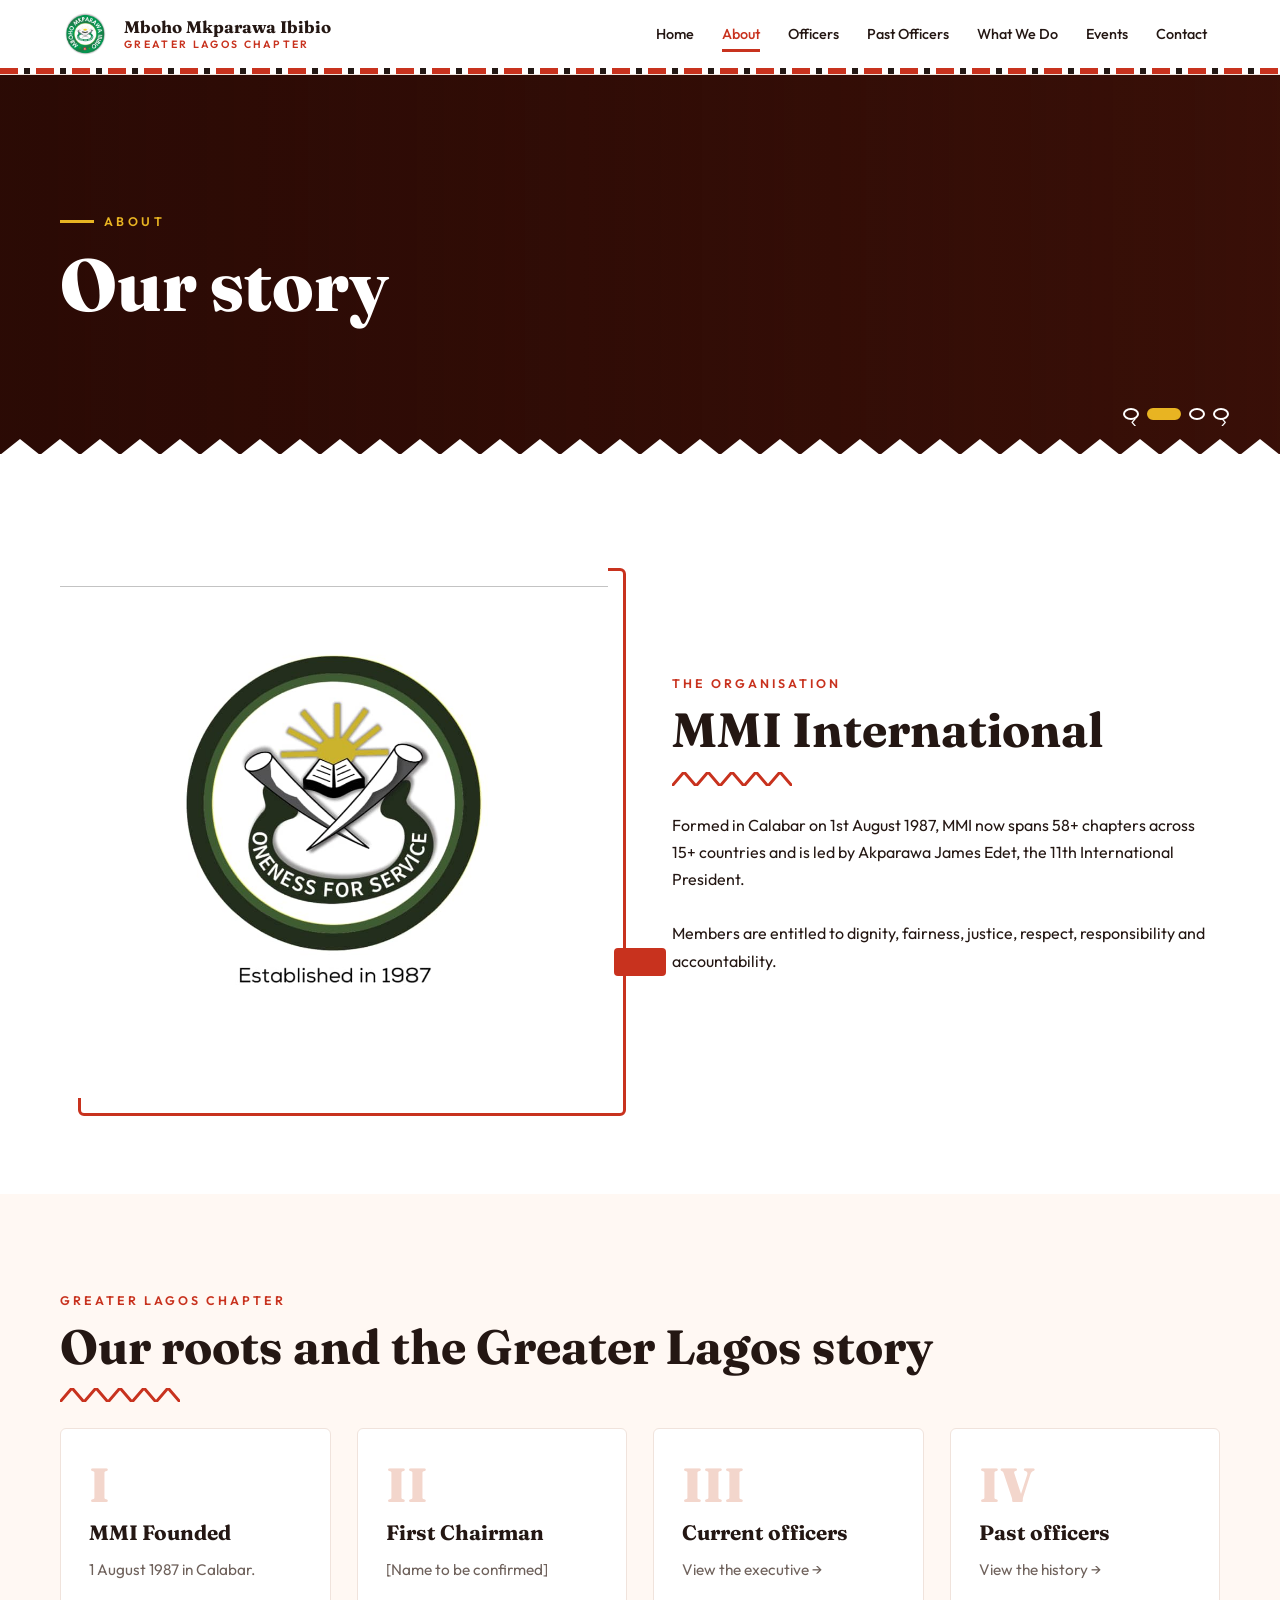
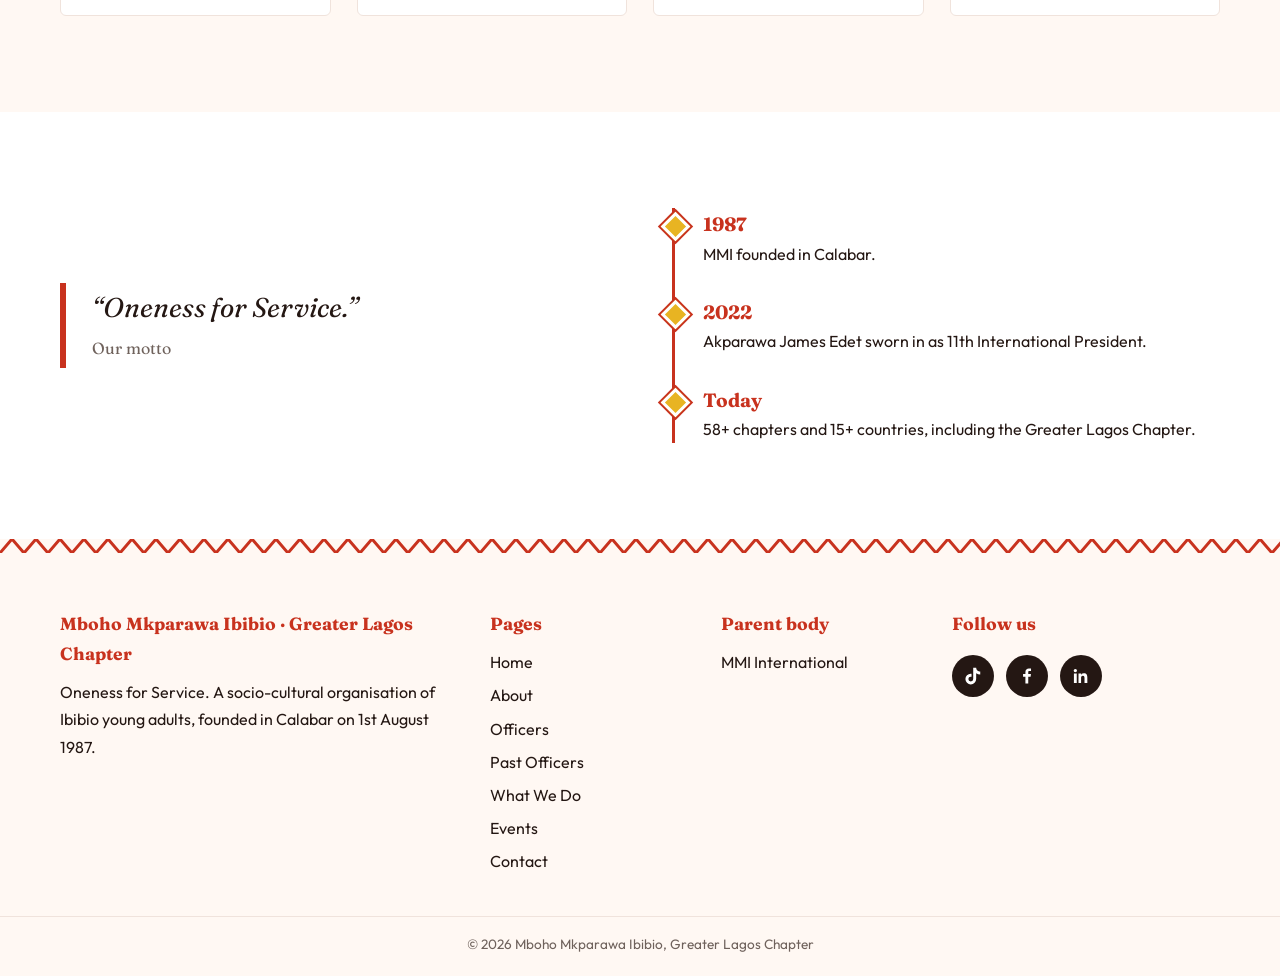
<file: about/index.html>
<!DOCTYPE html><html lang="en"><head><meta charset="utf-8"><meta name="viewport" content="width=device-width,initial-scale=1"><title>About | MMI Greater Lagos Chapter</title><meta name="description" content="Mboho Mkparawa Ibibio, Greater Lagos Chapter. Oneness for Service."><link rel="icon" href="../assets/logo.jpg"><link href="https://fonts.googleapis.com/css2?family=Fraunces:ital,wght@0,600;0,700;0,800;1,600&family=Outfit:wght@400;500;600&display=swap" rel="stylesheet"><link rel="stylesheet" href="../css/style.css"></head><body data-root="../">
<div class="hero sm" data-s="4,0"><div class="wrap"><span class="tag">ABOUT</span><h1>Our story</h1></div></div>
<section><div class="wrap split"><div class="frame rv"><img class="about-emblem" src="../assets/img/ab.jpeg" alt="Mboho Mkparawa Ibibio emblem, established in 1987"></div><div class="rv"><span class="k">The organisation</span><h2>MMI International</h2><div class="zz"></div><p>Formed in Calabar on 1st August 1987, MMI now spans 58+ chapters across 15+ countries and is led by Akparawa James Edet, the 11th International President.</p><br><p>Members are entitled to dignity, fairness, justice, respect, responsibility and accountability.</p></div></div></section>
<section class="cr"><div class="wrap"><span class="k rv">Greater Lagos Chapter</span><h2 class="rv">Our roots and the Greater Lagos story</h2><div class="zz"></div><div class="grid"><div class="card rv"><div class="n">I</div><h3>MMI Founded</h3><p>1 August 1987 in Calabar.</p></div><div class="card rv"><div class="n">II</div><h3>First Chairman</h3><p>[Name to be confirmed]</p></div><a class="card rv" href="../officers/"><div class="n">III</div><h3>Current officers</h3><p>View the executive →</p></a><a class="card rv" href="../past-officers/"><div class="n">IV</div><h3>Past officers</h3><p>View the history →</p></a></div></div></section>
<section><div class="wrap split"><div class="quote rv">“Oneness for Service.”<br><small style="font-size:1rem;font-style:normal;color:var(--mut)">Our motto</small></div><div class="tl"><div class="rv"><b>1987</b><br>MMI founded in Calabar.</div><div class="rv"><b>2022</b><br>Akparawa James Edet sworn in as 11th International President.</div><div class="rv"><b>Today</b><br>58+ chapters and 15+ countries, including the Greater Lagos Chapter.</div></div></div></section>
<script src="../js/data.js"></script><script src="../js/main.js"></script></body></html>
</file>
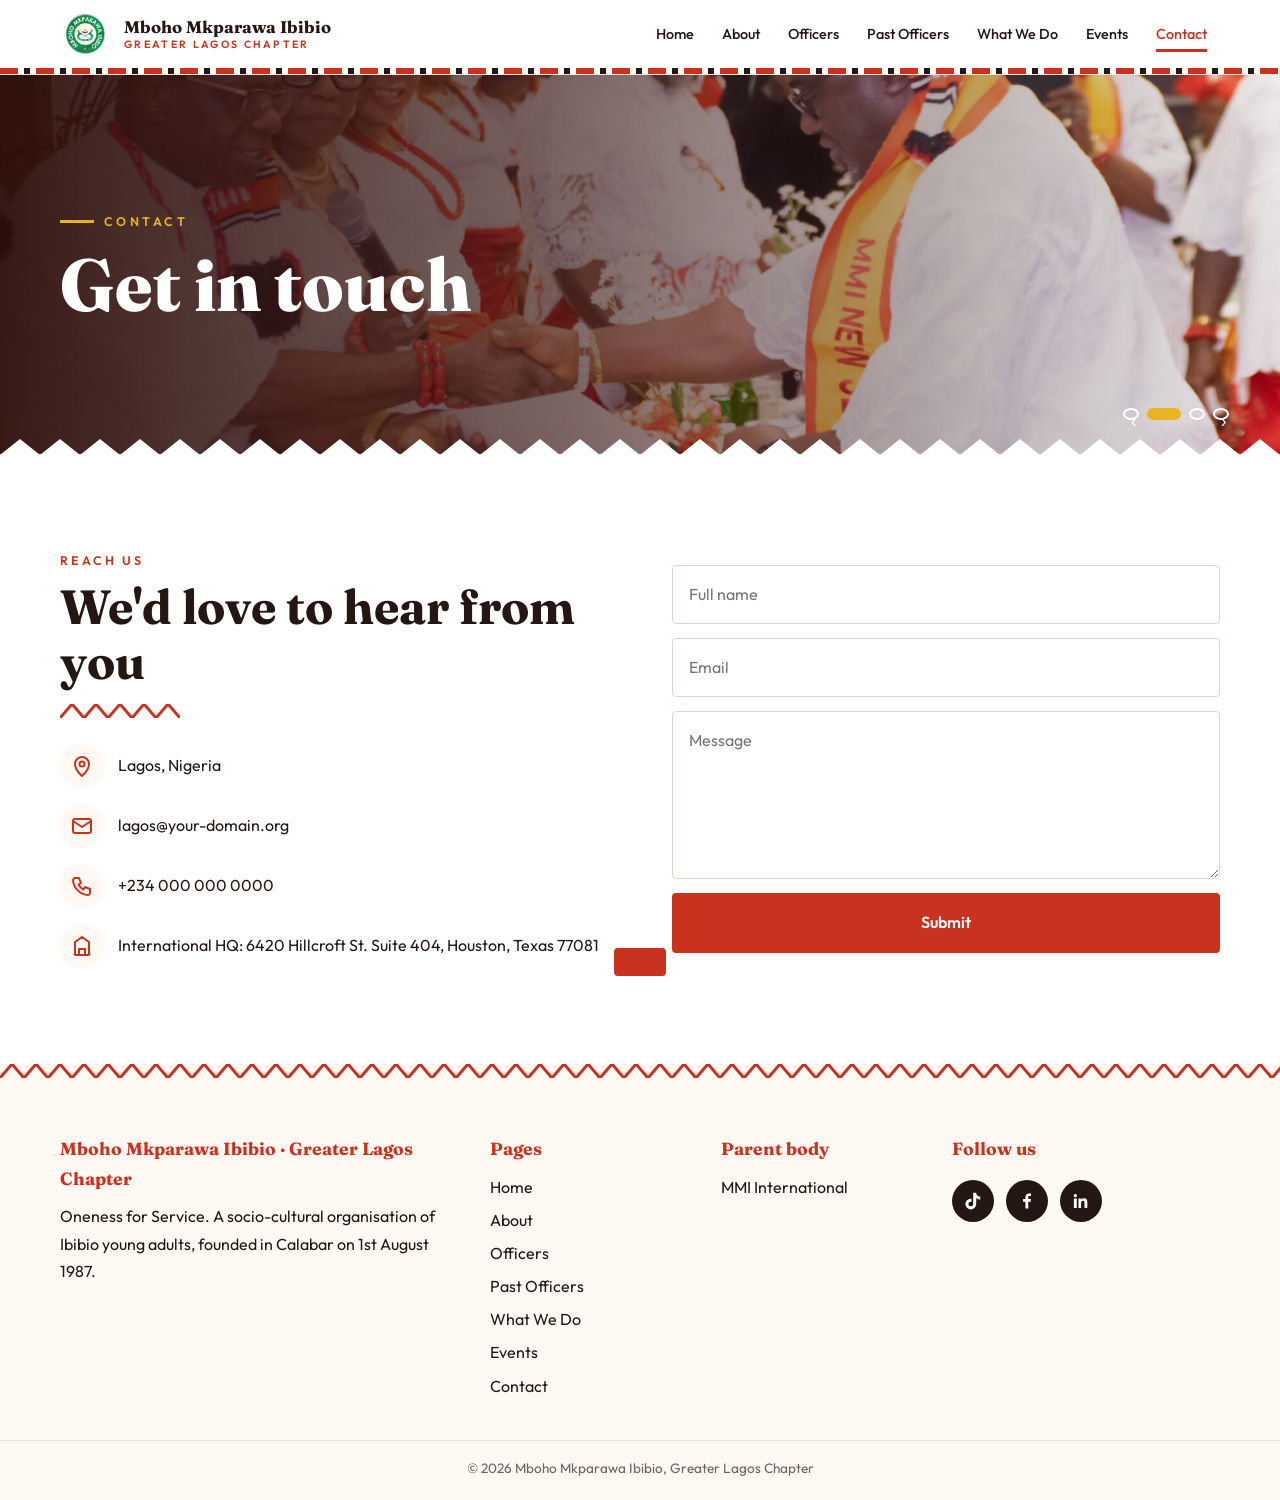
<file: contact/index.html>
<!DOCTYPE html><html lang="en"><head><meta charset="utf-8"><meta name="viewport" content="width=device-width,initial-scale=1"><title>Contact | MMI Greater Lagos Chapter</title><meta name="description" content="Mboho Mkparawa Ibibio, Greater Lagos Chapter. Oneness for Service."><link rel="icon" href="../assets/logo.jpg"><link href="https://fonts.googleapis.com/css2?family=Fraunces:ital,wght@0,600;0,700;0,800;1,600&family=Outfit:wght@400;500;600&display=swap" rel="stylesheet"><link rel="stylesheet" href="../css/style.css"></head><body data-root="../">
<div class="hero sm" data-s="0,3"><div class="wrap"><span class="tag">CONTACT</span><h1>Get in touch</h1></div></div>
<section><div class="wrap split"><div class="rv"><span class="k">Reach us</span><h2>We'd love to hear from you</h2><div class="zz"></div><ul class="ci"><li><svg viewBox="0 0 24 24" width="22" height="22" fill="none" stroke="currentColor" stroke-width="2" stroke-linecap="round" stroke-linejoin="round" aria-hidden="true"><path d="M12 22s7-6.2 7-12a7 7 0 1 0-14 0c0 5.8 7 12 7 12z"/><circle cx="12" cy="10" r="2.5"/></svg><span>Lagos, Nigeria</span></li><li><svg viewBox="0 0 24 24" width="22" height="22" fill="none" stroke="currentColor" stroke-width="2" stroke-linecap="round" stroke-linejoin="round" aria-hidden="true"><rect x="3" y="5" width="18" height="14" rx="2"/><path d="m3 7 9 6 9-6"/></svg><span>lagos@your-domain.org</span></li><li><svg viewBox="0 0 24 24" width="22" height="22" fill="none" stroke="currentColor" stroke-width="2" stroke-linecap="round" stroke-linejoin="round" aria-hidden="true"><path d="M5 4h4l2 5-2.5 1.5a11 11 0 0 0 5 5L15 13l5 2v4a2 2 0 0 1-2 2A16 16 0 0 1 3 6a2 2 0 0 1 2-2z"/></svg><span>+234 000 000 0000</span></li><li><svg viewBox="0 0 24 24" width="22" height="22" fill="none" stroke="currentColor" stroke-width="2" stroke-linecap="round" stroke-linejoin="round" aria-hidden="true"><path d="M3 21h18M5 21V8l7-5 7 5v13M9 21v-6h6v6"/></svg><span>International HQ: 6420 Hillcroft St. Suite 404, Houston, Texas 77081</span></li></ul></div><form class="rv"><input required placeholder="Full name"><input type="email" required placeholder="Email"><textarea rows="5" placeholder="Message"></textarea><button class="btn p">Submit</button></form></div></section>
<script src="../js/data.js"></script><script src="../js/main.js"></script></body></html>
</file>
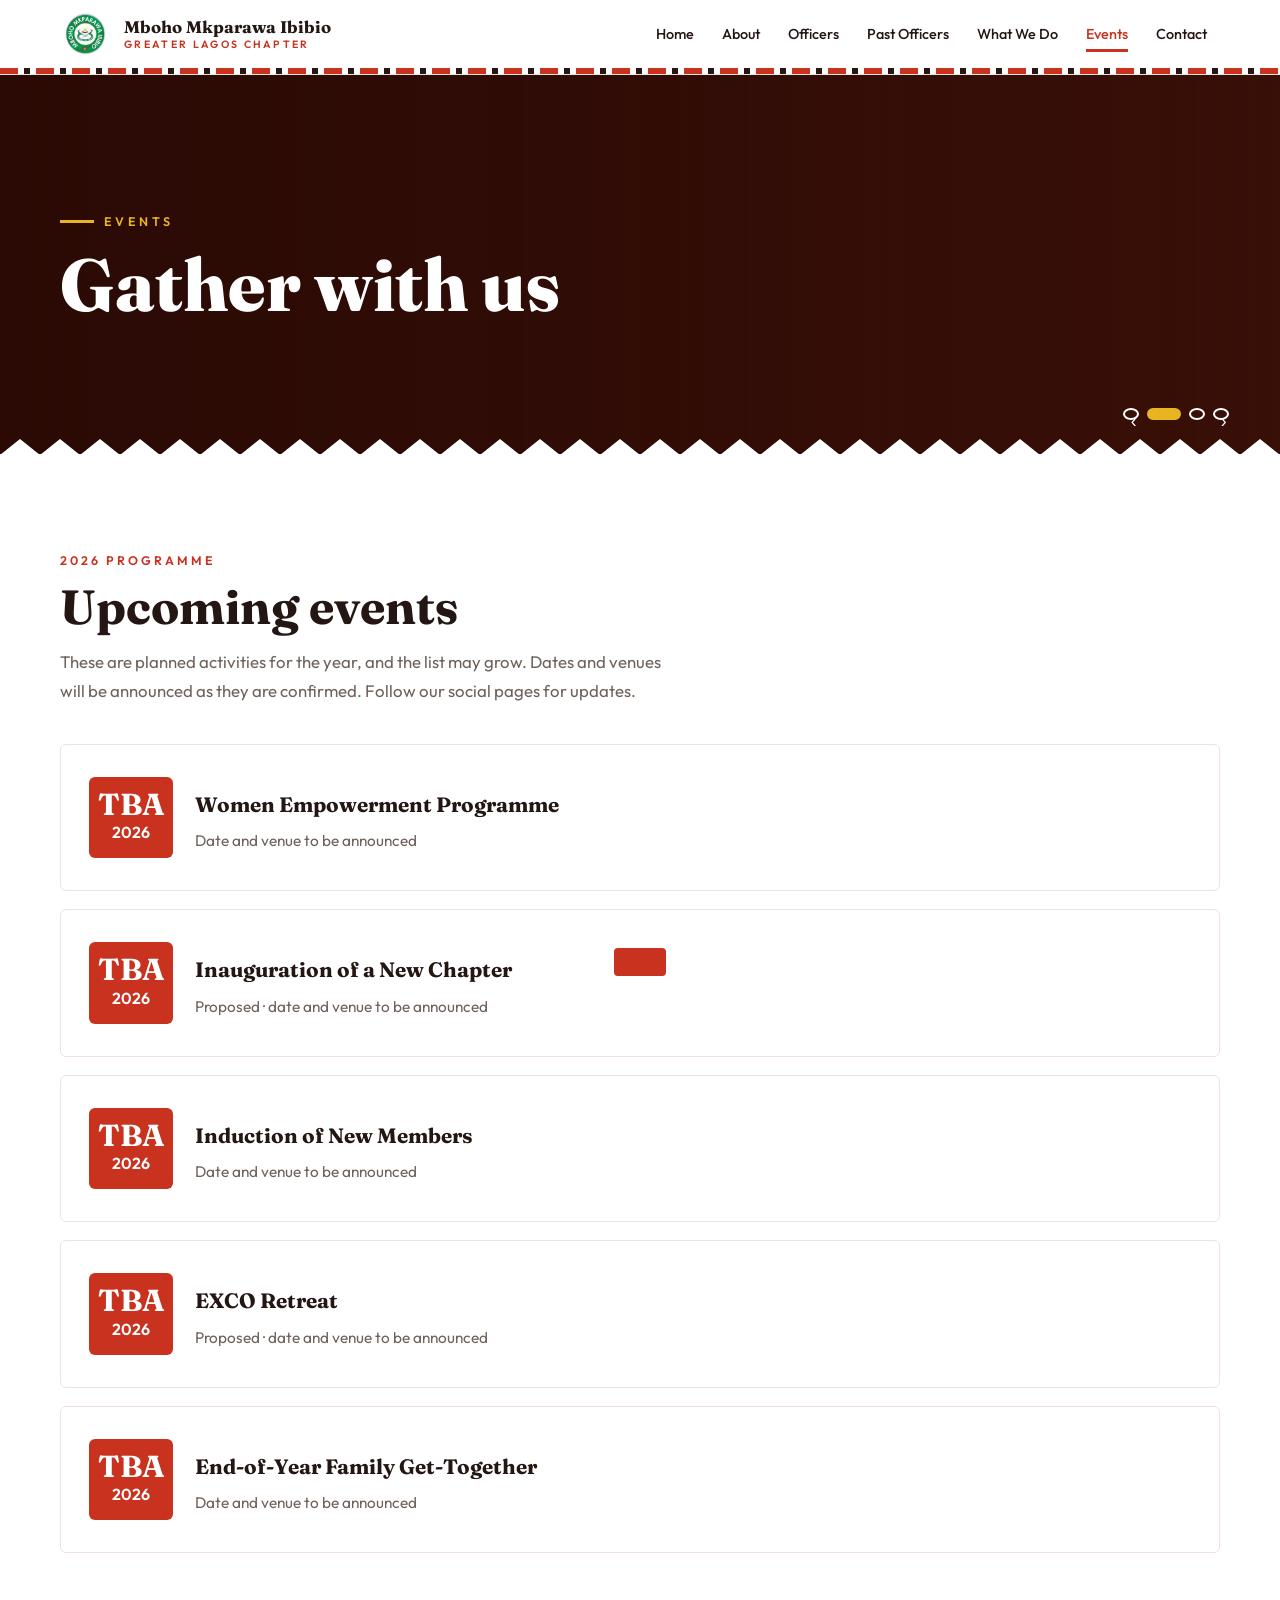
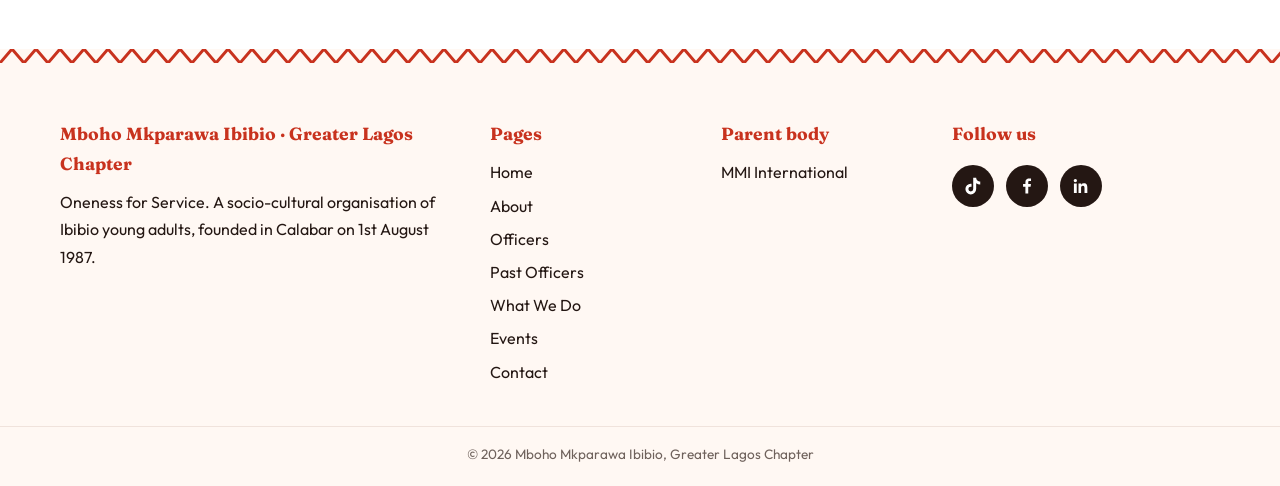
<file: events/index.html>
<!DOCTYPE html><html lang="en"><head><meta charset="utf-8"><meta name="viewport" content="width=device-width,initial-scale=1"><title>Events | MMI Greater Lagos Chapter</title><meta name="description" content="Upcoming programmes and events for Mboho Mkparawa Ibibio, Greater Lagos Chapter."><link rel="icon" href="../assets/logo.jpg"><link href="https://fonts.googleapis.com/css2?family=Fraunces:ital,wght@0,600;0,700;0,800;1,600&family=Outfit:wght@400;500;600&display=swap" rel="stylesheet"><link rel="stylesheet" href="../css/style.css"></head><body data-root="../">
<div class="hero sm" data-s="3,1"><div class="wrap"><span class="tag">EVENTS</span><h1>Gather with us</h1></div></div>
<section><div class="wrap"><span class="k rv">2026 programme</span><h2 class="rv">Upcoming events</h2><p class="lead rv">These are planned activities for the year, and the list may grow. Dates and venues will be announced as they are confirmed. Follow our social pages for updates.</p><div class="event-list">
<article class="card ev rv"><div class="date"><b>TBA</b>2026</div><div><h3>Women Empowerment Programme</h3><p>Date and venue to be announced</p></div></article>
<article class="card ev rv"><div class="date"><b>TBA</b>2026</div><div><h3>Inauguration of a New Chapter</h3><p>Proposed · date and venue to be announced</p></div></article>
<article class="card ev rv"><div class="date"><b>TBA</b>2026</div><div><h3>Induction of New Members</h3><p>Date and venue to be announced</p></div></article>
<article class="card ev rv"><div class="date"><b>TBA</b>2026</div><div><h3>EXCO Retreat</h3><p>Proposed · date and venue to be announced</p></div></article>
<article class="card ev rv"><div class="date"><b>TBA</b>2026</div><div><h3>End-of-Year Family Get-Together</h3><p>Date and venue to be announced</p></div></article>
</div></div></section>
<script src="../js/data.js"></script><script src="../js/main.js"></script></body></html>
</file>
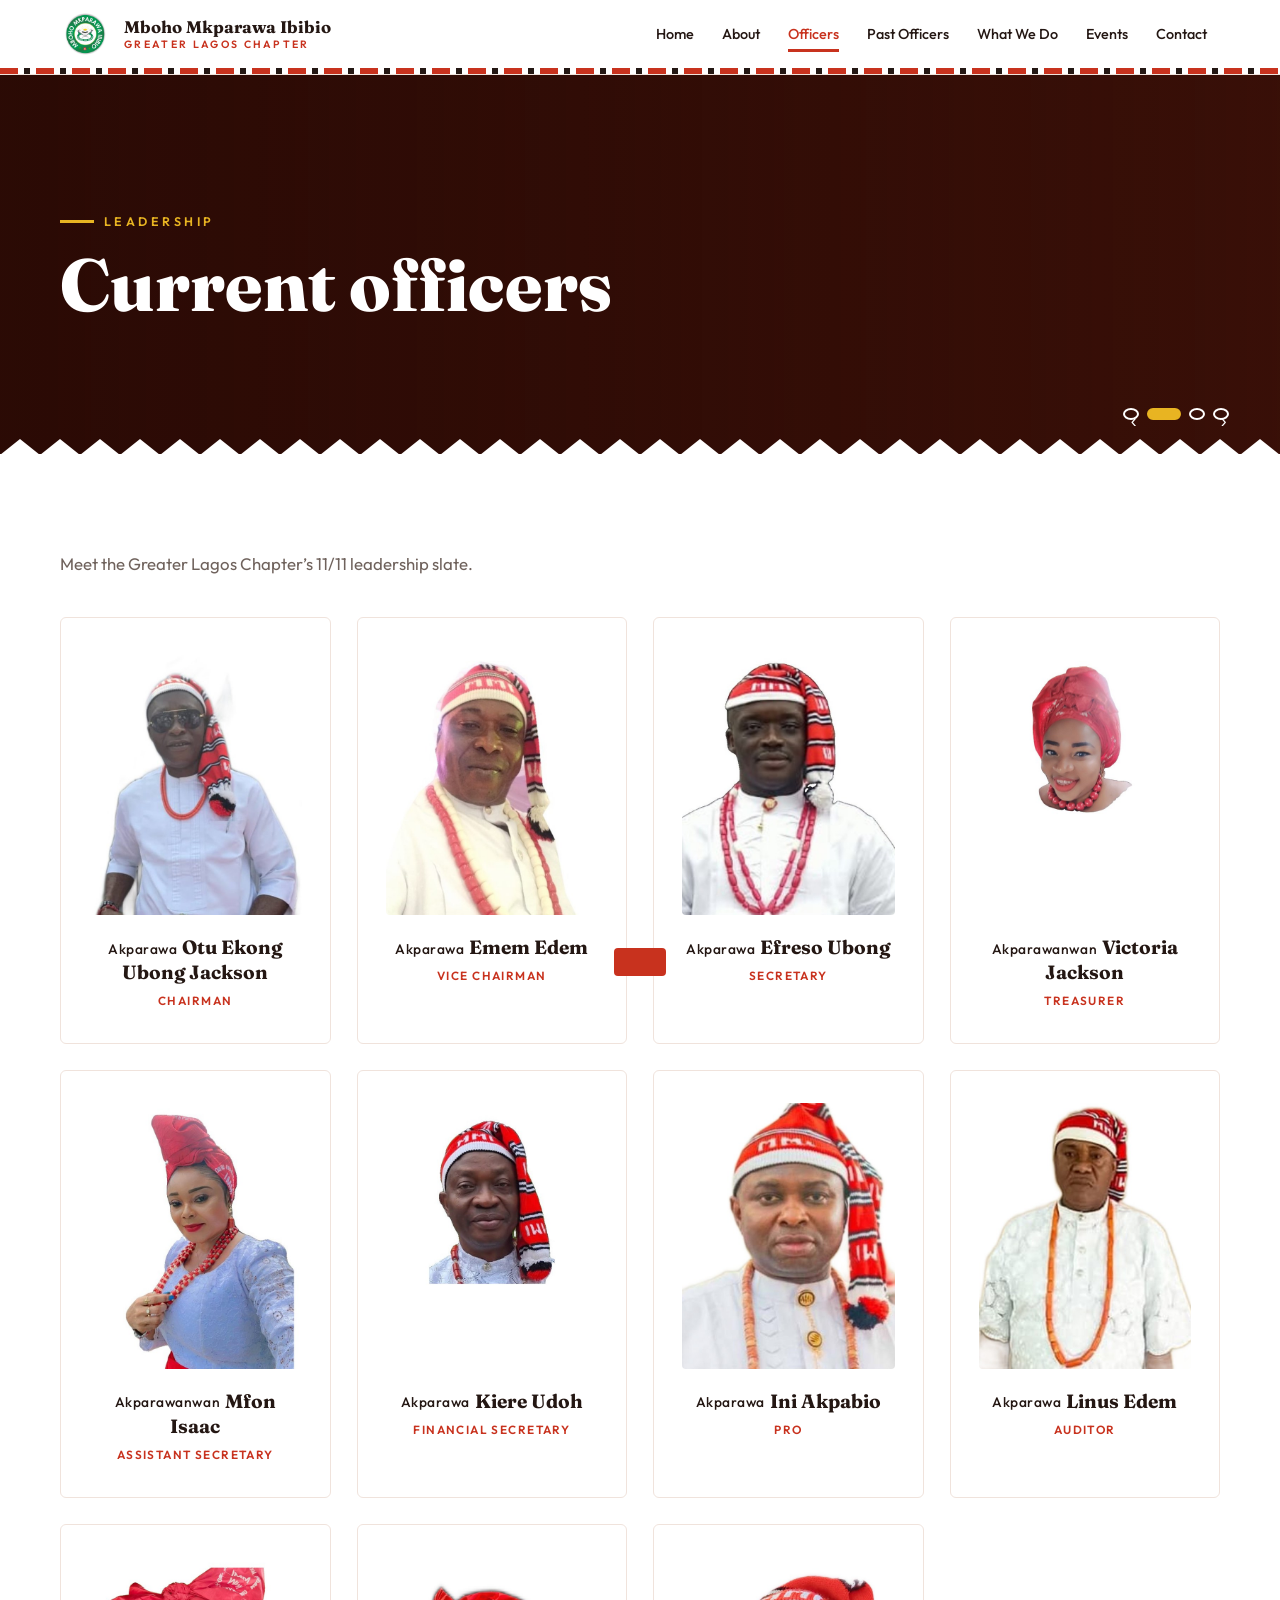
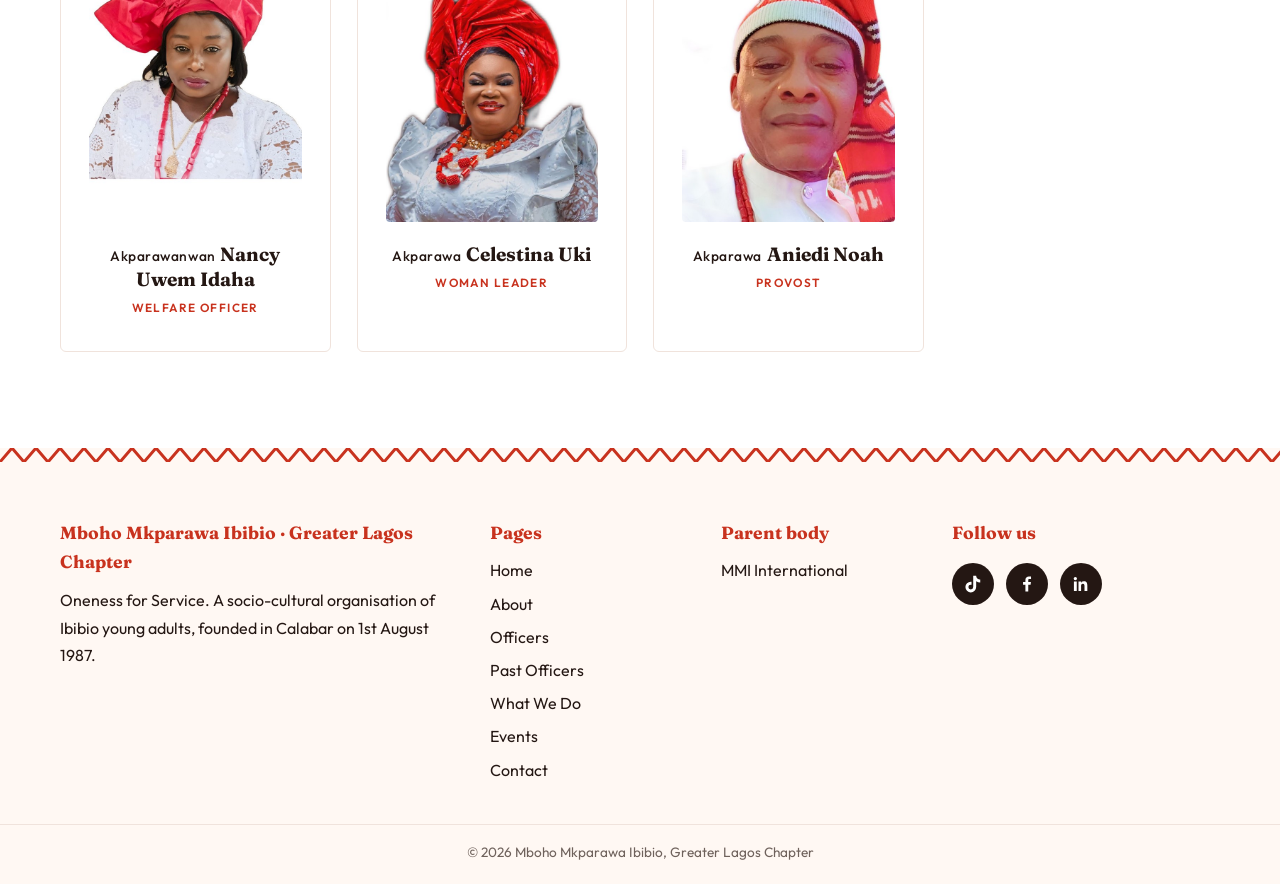
<file: officers/index.html>
<!DOCTYPE html><html lang="en"><head><meta charset="utf-8"><meta name="viewport" content="width=device-width,initial-scale=1"><title>Officers | MMI Greater Lagos Chapter</title><meta name="description" content="Mboho Mkparawa Ibibio, Greater Lagos Chapter. Oneness for Service."><link rel="icon" href="../assets/logo.jpg"><link href="https://fonts.googleapis.com/css2?family=Fraunces:ital,wght@0,600;0,700;0,800;1,600&family=Outfit:wght@400;500;600&display=swap" rel="stylesheet"><link rel="stylesheet" href="../css/style.css"></head><body data-root="../">
<div class="hero sm" data-s="1,0"><div class="wrap"><span class="tag">LEADERSHIP</span><h1>Current officers</h1></div></div>
<section><div class="wrap"><p class="lead rv">Meet the Greater Lagos Chapter’s 11/11 leadership slate.</p><div class="grid" id="officers"></div></div></section>
<script src="../js/data.js"></script><script src="../js/main.js"></script></body></html>
</file>
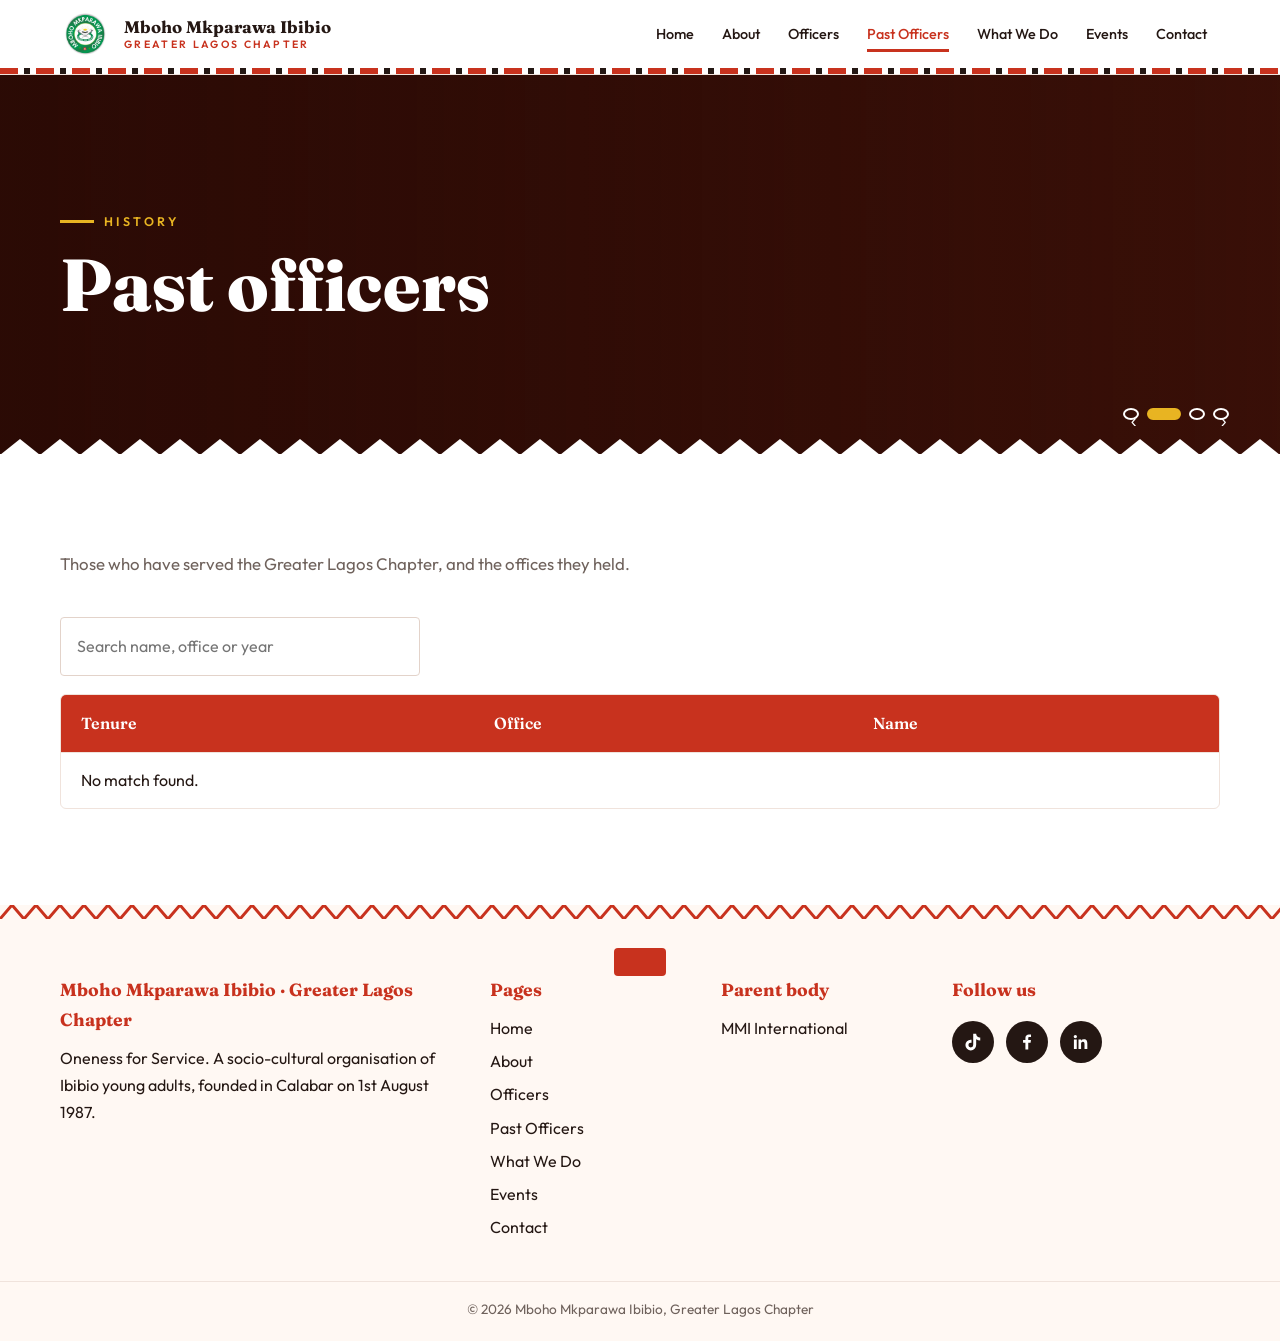
<file: past-officers/index.html>
<!DOCTYPE html><html lang="en"><head><meta charset="utf-8"><meta name="viewport" content="width=device-width,initial-scale=1"><title>Past Officers | MMI Greater Lagos Chapter</title><meta name="description" content="Mboho Mkparawa Ibibio, Greater Lagos Chapter. Oneness for Service."><link rel="icon" href="../assets/logo.jpg"><link href="https://fonts.googleapis.com/css2?family=Fraunces:ital,wght@0,600;0,700;0,800;1,600&family=Outfit:wght@400;500;600&display=swap" rel="stylesheet"><link rel="stylesheet" href="../css/style.css"></head><body data-root="../">
<div class="hero sm" data-s="3,4"><div class="wrap"><span class="tag">HISTORY</span><h1>Past officers</h1></div></div>
<section><div class="wrap"><p class="lead rv">Those who have served the Greater Lagos Chapter, and the offices they held.</p><input class="search" id="q" placeholder="Search name, office or year"><div class="tw rv"><table><thead><tr><th>Tenure</th><th>Office</th><th>Name</th></tr></thead><tbody id="past"></tbody></table></div></div></section>
<script src="../js/data.js"></script><script src="../js/main.js"></script></body></html>
</file>
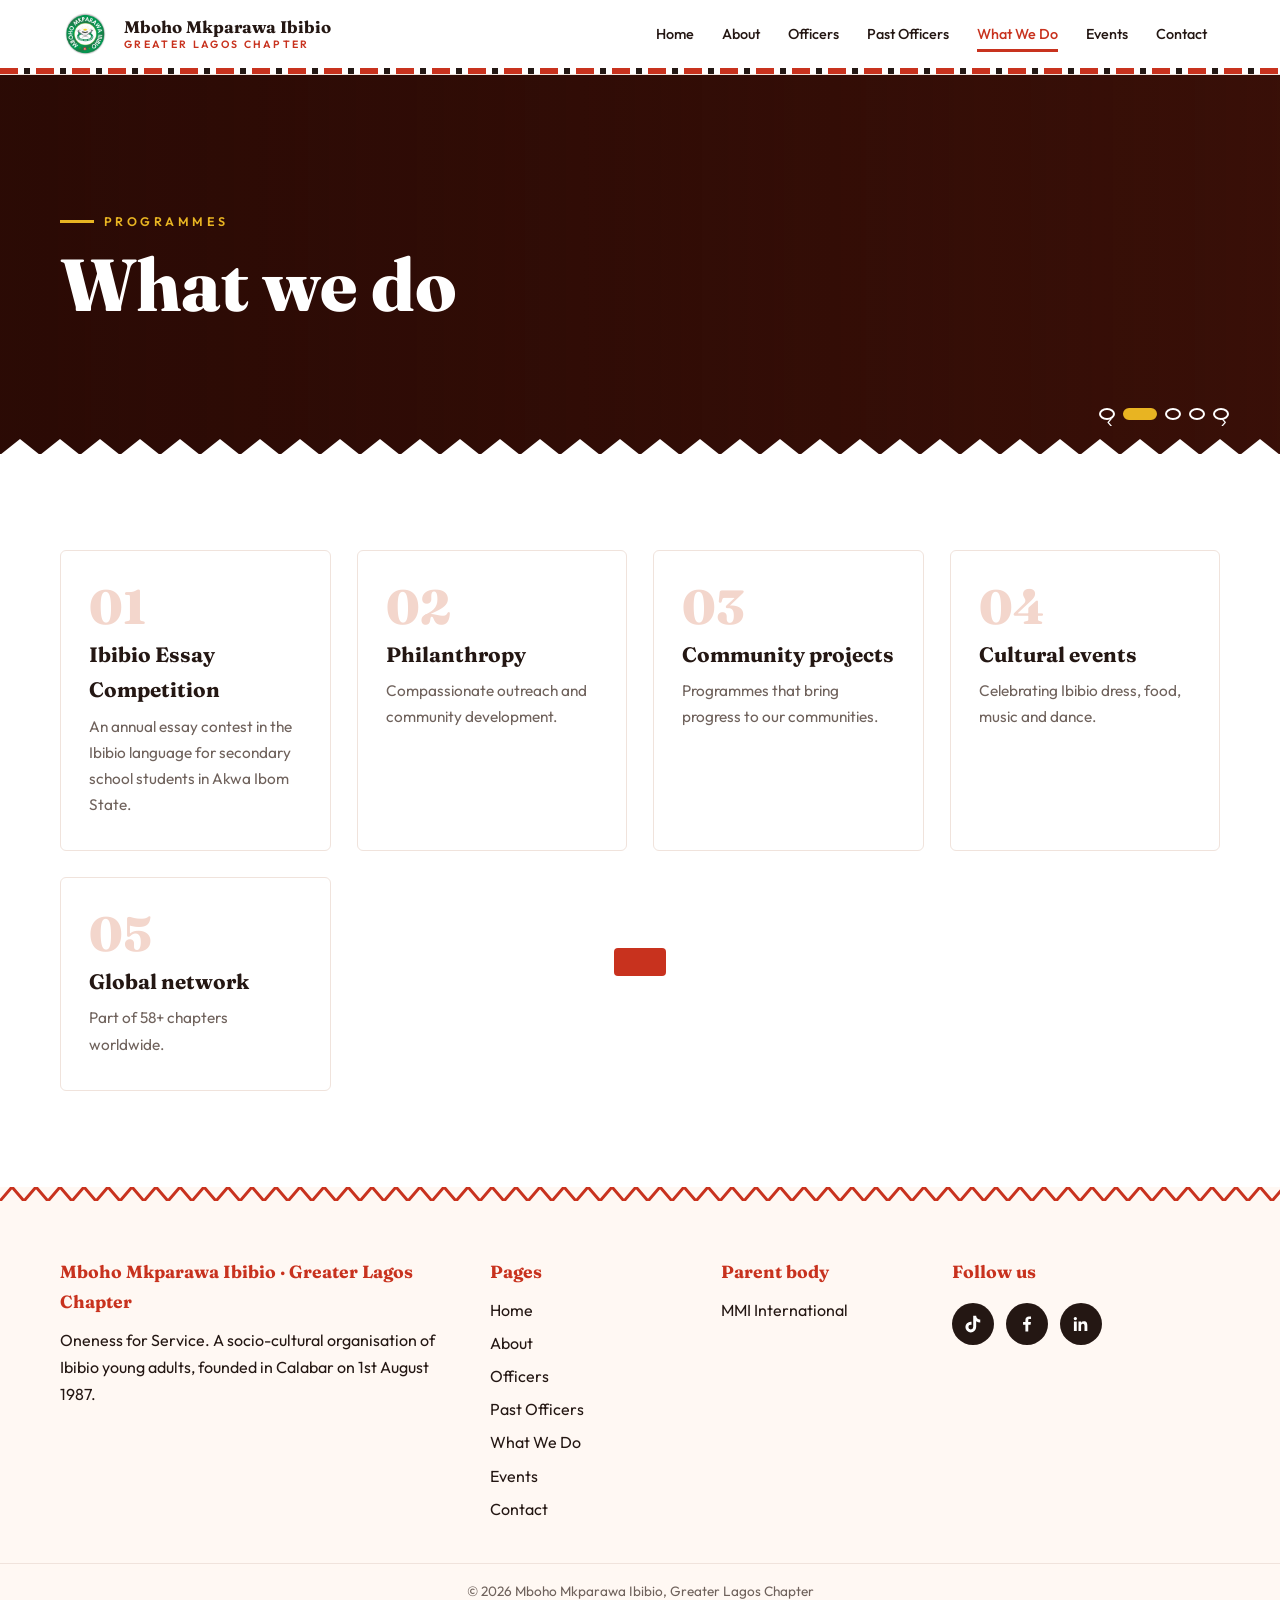
<file: what-we-do/index.html>
<!DOCTYPE html><html lang="en"><head><meta charset="utf-8"><meta name="viewport" content="width=device-width,initial-scale=1"><title>What We Do | MMI Greater Lagos Chapter</title><meta name="description" content="Mboho Mkparawa Ibibio, Greater Lagos Chapter. Oneness for Service."><link rel="icon" href="../assets/logo.jpg"><link href="https://fonts.googleapis.com/css2?family=Fraunces:ital,wght@0,600;0,700;0,800;1,600&family=Outfit:wght@400;500;600&display=swap" rel="stylesheet"><link rel="stylesheet" href="../css/style.css"></head><body data-root="../">
<div class="hero sm" data-s="2,0,4"><div class="wrap"><span class="tag">PROGRAMMES</span><h1>What we do</h1></div></div>
<section><div class="wrap"><div class="grid"><div class="card rv"><div class="n">01</div><h3>Ibibio Essay Competition</h3><p>An annual essay contest in the Ibibio language for secondary school students in Akwa Ibom State.</p></div><div class="card rv"><div class="n">02</div><h3>Philanthropy</h3><p>Compassionate outreach and community development.</p></div><div class="card rv"><div class="n">03</div><h3>Community projects</h3><p>Programmes that bring progress to our communities.</p></div><div class="card rv"><div class="n">04</div><h3>Cultural events</h3><p>Celebrating Ibibio dress, food, music and dance.</p></div><div class="card rv"><div class="n">05</div><h3>Global network</h3><p>Part of 58+ chapters worldwide.</p></div></div></div></section>
<script src="../js/data.js"></script><script src="../js/main.js"></script></body></html>
</file>
<file: css/style.css>
:root{--red:#c8321e;--coral:#ff6b4a;--gr:#059a52;--gold:#e8b422;--ink:#241713;--mut:#6f625c;--cream:#fff8f3;--line:#f0e3dc;--zig:url("data:image/svg+xml,%3Csvg xmlns='http://www.w3.org/2000/svg' width='48' height='14'%3E%3Cpath d='M0 14L12 0l12 14L36 0l12 14' fill='none' stroke='%23c8321e' stroke-width='3'/%3E%3C/svg%3E");--nsi:url("data:image/svg+xml,%3Csvg xmlns='http://www.w3.org/2000/svg' width='90' height='90' fill='none' stroke='%23fff' stroke-opacity='.16' stroke-width='3'%3E%3Ccircle cx='22' cy='22' r='10'/%3E%3Cpath d='M60 12v20M50 22h20M14 62c10-14 22 14 32 0M64 58l12 12M76 58L64 70'/%3E%3C/svg%3E")}
*{box-sizing:border-box;margin:0}html{scroll-behavior:smooth}
body{font-family:'Outfit',system-ui,sans-serif;background:#fff;color:var(--ink);line-height:1.7;opacity:0;transition:opacity .5s}
body.ready{opacity:1}body.leave{opacity:0;transition:.3s}
a{color:inherit;text-decoration:none}img{max-width:100%;display:block}
h1,h2,h3,.num{font-family:'Fraunces',Georgia,serif}
.wrap{width:min(1160px,92%);margin:auto}
header{position:sticky;top:0;z-index:60;background:#fffffff2;backdrop-filter:blur(10px);border-bottom:4px solid transparent;border-image:var(--zig) 0 0 4 0 round}
header{border-bottom:0;box-shadow:0 1px 0 var(--line)}header:after{content:"";display:block;height:6px;background:repeating-linear-gradient(90deg,var(--red) 0 18px,#fff 18px 24px,var(--ink) 24px 30px,#fff 30px 36px)}
.nav{display:flex;align-items:center;justify-content:space-between;padding:8px 0}
.brand{display:flex;align-items:center;gap:12px;font-family:'Fraunces',serif;font-weight:700;font-size:1.05rem;line-height:1.15}
.brand img{width:52px;height:52px;border-radius:50%;transition:transform .7s}.brand:hover img{transform:rotate(360deg)}
.brand small{display:block;font-family:'Outfit';font-size:.66rem;letter-spacing:.22em;color:var(--red);font-weight:600}
nav ul{display:flex;gap:2px;list-style:none;padding:0}
nav a{display:block;padding:8px 13px;font-size:.9rem;font-weight:500;position:relative}
nav a:after{content:"";position:absolute;left:13px;right:13px;bottom:2px;height:3px;background:var(--red);transform:scaleX(0);transform-origin:left;transition:.35s}
nav a:hover:after,nav a.on:after{transform:scaleX(1)}nav a.on{color:var(--red)}
.burger{display:none;background:none;border:0;width:42px;height:42px;cursor:pointer}.burger span{display:block;height:3px;background:var(--red);margin:6px 8px;border-radius:2px}
.hero{position:relative;height:min(86vh,720px);overflow:hidden;color:#fff;display:grid;align-items:center;background:#3a1008}
.hero.sm{height:380px}
.sl{position:absolute;inset:0;overflow:hidden;transform:translateX(100%)}
.sl.cur{transform:none}.sl.prev{transform:translateX(-100%)}.sl.mv{transition:transform 1.1s cubic-bezier(.7,0,.2,1)}
.sl i{position:absolute;inset:0;background:center/cover no-repeat;transform:scale(1.02)}.sl.cur i{animation:kb 9s ease-out forwards}
@keyframes kb{to{transform:scale(1.14)}}
.hero:before{content:"";position:absolute;inset:0;z-index:2;background:linear-gradient(90deg,#2a0a05ee,#2a0a0599 45%,#2a0a0510)}
.hero:after{content:"";position:absolute;left:0;right:0;bottom:-1px;height:16px;z-index:3;background:url("data:image/svg+xml,%3Csvg xmlns='http://www.w3.org/2000/svg' width='40' height='16'%3E%3Cpath d='M0 16L20 0l20 16z' fill='%23fff'/%3E%3C/svg%3E") repeat-x}
.hero .wrap{position:relative;z-index:4}
.tag{display:inline-flex;align-items:center;gap:10px;font-size:.78rem;letter-spacing:.28em;font-weight:600;color:var(--gold);margin-bottom:14px}.tag:before{content:"";width:34px;height:3px;background:var(--gold)}
h1{font-size:clamp(2.4rem,6vw,4.6rem);line-height:1.05;font-weight:800;max-width:760px}h1 em{font-style:italic;color:var(--gold);font-weight:600}
.hero p{max-width:520px;margin:18px 0 28px;font-size:1.1rem;opacity:.95}
.dots{position:absolute;z-index:5;bottom:34px;right:4%;display:flex;gap:8px;align-items:center}
.dots button{width:12px;height:12px;border-radius:50%;border:2px solid #fff;background:none;cursor:pointer;transition:.3s}.dots button.on{width:34px;border-radius:8px;background:var(--gold);border-color:var(--gold)}
.arr{background:#ffffff26;border:0;color:#fff;width:42px;height:42px;border-radius:50%;cursor:pointer;font-size:1.1rem;transition:.25s}.arr:hover{background:var(--red)}
.btn{display:inline-block;padding:14px 30px;border-radius:4px;font-weight:600;border:2px solid transparent;cursor:pointer;font:inherit;font-weight:600;transition:.3s;position:relative;overflow:hidden}
.btn.p{background:var(--red);color:#fff}.btn.p:hover{background:#a82614;transform:translateY(-3px);box-shadow:0 12px 26px #c8321e55}
.btn.o{border-color:#fff;color:#fff;margin-left:10px}.btn.o:hover{background:#fff;color:var(--red)}
section{padding:96px 0}.cr{background:var(--cream)}
.k{color:var(--red);font-weight:600;letter-spacing:.24em;font-size:.78rem;text-transform:uppercase;display:block;margin-bottom:8px}
h2{font-size:clamp(1.9rem,4vw,3rem);line-height:1.15;font-weight:700;margin-bottom:14px}
.zz{height:14px;background:var(--zig) repeat-x;width:120px;margin:0 0 26px}
.lead{color:var(--mut);max-width:620px;margin-bottom:38px;font-size:1.05rem}
.split{display:grid;grid-template-columns:1fr 1fr;gap:64px;align-items:center}
.frame{position:relative}.frame img{border-radius:6px;width:100%;aspect-ratio:4/3;object-fit:cover;position:relative;z-index:1;background:var(--cream)}
.frame:before{content:"";position:absolute;inset:18px -18px -18px 18px;border:3px solid var(--red);border-radius:6px;transition:.4s}.frame:hover:before{inset:8px -8px -8px 8px}
.emb{width:min(320px,80%);margin:auto;border-radius:50%;box-shadow:0 20px 60px #c8321e33;animation:fl 7s ease-in-out infinite}@keyframes fl{50%{transform:translateY(-14px)}}
.stats{display:grid;grid-template-columns:repeat(auto-fit,minmax(200px,1fr));text-align:center;gap:20px}
.stats div{padding:20px;border-top:4px solid var(--red)}.num{font-size:3.4rem;font-weight:800;color:var(--red);line-height:1}
.grid{display:grid;grid-template-columns:repeat(auto-fit,minmax(250px,1fr));gap:26px}
.card{background:#fff;border:1px solid var(--line);padding:32px 28px;border-radius:6px;transition:.35s;position:relative;display:block}
.card:hover{transform:translateY(-8px);box-shadow:0 22px 44px #c8321e1f;border-color:var(--red)}
.card .n{font-family:'Fraunces';font-size:3rem;font-weight:800;color:#f3d6cc;line-height:1;transition:.3s}.card:hover .n{color:var(--red)}
.card h3{margin:6px 0;font-size:1.3rem}.card p{color:var(--mut);font-size:.96rem}
.gal{display:grid;grid-template-columns:repeat(4,1fr);grid-auto-rows:190px;gap:14px}
.gal div{overflow:hidden;border-radius:6px;background:var(--cream)}.gal div:nth-child(1){grid-column:span 2;grid-row:span 2}.gal div:nth-child(4){grid-column:span 2}
.gal img{width:100%;height:100%;object-fit:cover;transition:transform .8s}.gal div:hover img{transform:scale(1.12)}
.news img{aspect-ratio:16/10;object-fit:cover;border-radius:6px;margin-bottom:14px;transition:.5s}.news:hover img{transform:scale(1.03)}
.news small{color:var(--red);font-weight:600}.news h3{font-size:1.25rem;margin:4px 0}
.cta{background:var(--red) var(--nsi);color:#fff;text-align:center;padding:84px 0}.cta h2{max-width:720px;margin:0 auto 14px}.cta .btn{background:#fff;color:var(--red)}.cta .btn:hover{background:var(--gold);color:var(--ink)}
.quote{font-family:'Fraunces';font-size:1.7rem;font-style:italic;border-left:6px solid var(--red);padding:6px 0 6px 26px;line-height:1.35}
.tl{border-left:3px solid var(--red);padding-left:28px;display:grid;gap:28px}.tl div{position:relative}.tl div:before{content:"";position:absolute;left:-38px;top:8px;width:15px;height:15px;transform:rotate(45deg);background:var(--gold);border:3px solid #fff;box-shadow:0 0 0 2px var(--red)}.tl b{color:var(--red);font-family:'Fraunces';font-size:1.2rem}
.ev{display:flex;gap:22px;align-items:center}.date{min-width:84px;text-align:center;background:var(--red);color:#fff;border-radius:6px;padding:12px 8px;font-weight:600}.date b{display:block;font-family:'Fraunces';font-size:1.9rem;line-height:1}.ev.past .date{background:var(--ink)}
.av{width:84px;height:84px;border-radius:50%;display:grid;place-items:center;font-family:'Fraunces';font-weight:800;font-size:1.7rem;color:#fff;background:var(--red);margin:0 0 14px;box-shadow:0 0 0 4px #fff,0 0 0 7px var(--gold)}
.ofc{text-align:center}.ofc .av{margin:0 auto 18px}.ofc small{color:var(--red);font-weight:600;letter-spacing:.12em;text-transform:uppercase;font-size:.74rem}
.note{background:var(--cream);border-left:5px solid var(--gold);padding:14px 18px;margin-bottom:30px}
.tw{overflow-x:auto;border:1px solid var(--line);border-radius:6px}table{width:100%;border-collapse:collapse;min-width:560px}
th{background:var(--red);color:#fff;text-align:left;padding:15px 20px;font-family:'Fraunces';font-weight:600}td{padding:14px 20px;border-top:1px solid var(--line)}tr:nth-child(even) td{background:var(--cream)}tr:hover td{background:#ffe9e2}
form{display:grid;gap:14px}input,textarea{width:100%;padding:15px 16px;border:1px solid #e3d3ca;border-radius:4px;font:inherit;background:#fff;transition:.25s}input:focus,textarea:focus{outline:0;border-color:var(--red);box-shadow:0 0 0 4px #c8321e1f}.search{max-width:360px;margin-bottom:18px}
footer{background:var(--cream);padding:70px 0 20px;position:relative}footer:before{content:"";position:absolute;top:0;left:0;right:0;height:14px;background:var(--zig) repeat-x}
footer .g{display:grid;grid-template-columns:2fr 1fr 1fr 1.35fr;gap:32px}footer h4{font-family:'Fraunces';color:var(--red);margin-bottom:10px;font-size:1.1rem}footer ul{padding:0;list-style:none}footer li{margin:6px 0}footer a:hover{color:var(--red)}
.copy{border-top:1px solid var(--line);margin-top:34px;padding-top:16px;text-align:center;font-size:.85rem;color:var(--mut)}
.rv{opacity:0;transform:translateY(40px);transition:opacity .9s,transform .9s}.rv.in{opacity:1;transform:none}
.toast{position:fixed;bottom:24px;left:50%;transform:translate(-50%,100px);background:var(--red);color:#fff;padding:14px 26px;border-radius:4px;transition:.4s;z-index:99}.toast.show{transform:translate(-50%,0)}
@media(max-width:860px){.split,footer .g{grid-template-columns:1fr;gap:40px}.gal{grid-template-columns:1fr 1fr}.gal div:nth-child(1),.gal div:nth-child(4){grid-column:span 2}.burger{display:block}
nav ul{position:fixed;inset:76px 4% auto;flex-direction:column;background:#fff;padding:12px;border-radius:8px;box-shadow:0 20px 50px #0004;opacity:0;transform:translateY(-16px);pointer-events:none;transition:.3s}nav.open ul{opacity:1;transform:none;pointer-events:auto}.hero:before{background:#2a0a05cc}.dots{left:4%;right:auto}}
@media(prefers-reduced-motion:reduce){*{animation:none!important;transition:none!important}.rv{opacity:1;transform:none}.sl{transition:none}}
.ci{list-style:none;padding:0;display:grid;gap:16px}.ci li{display:flex;gap:14px;align-items:flex-start}.ci svg{flex:none;color:var(--red);background:var(--cream);padding:10px;width:44px;height:44px;border-radius:50%;transition:.3s}.ci li:hover svg{background:var(--red);color:#fff}.ci span{padding-top:8px}

.officer-photo{width:100%;aspect-ratio:4/5;object-fit:cover;object-position:center 50%;border-radius:4px;margin:0 0 20px;background:var(--cream)}.ofc h3{font-size:1.2rem;line-height:1.3;margin-top:6px}.ofc small{display:block}

.of-title{display:inline-block;color:var(--ink);font-family:'Outfit',system-ui,sans-serif;font-size:.72em;font-weight:500;letter-spacing:.04em;margin-right:.35em;vertical-align:middle}

.event-list{display:grid;gap:18px}.event-list .card{margin:0}

.social-links{display:flex;gap:12px;list-style:none;padding:0}.social-links a{display:grid;place-items:center;width:42px;height:42px;border-radius:50%;background:var(--ink);color:#fff;transition:transform .25s,background .25s}.social-links a:hover{background:var(--red);color:#fff;transform:translateY(-3px)}.social-links svg{width:20px;height:20px;fill:currentColor}

.frame img.about-emblem{aspect-ratio:1;object-fit:contain;background:#fff}
</file>
